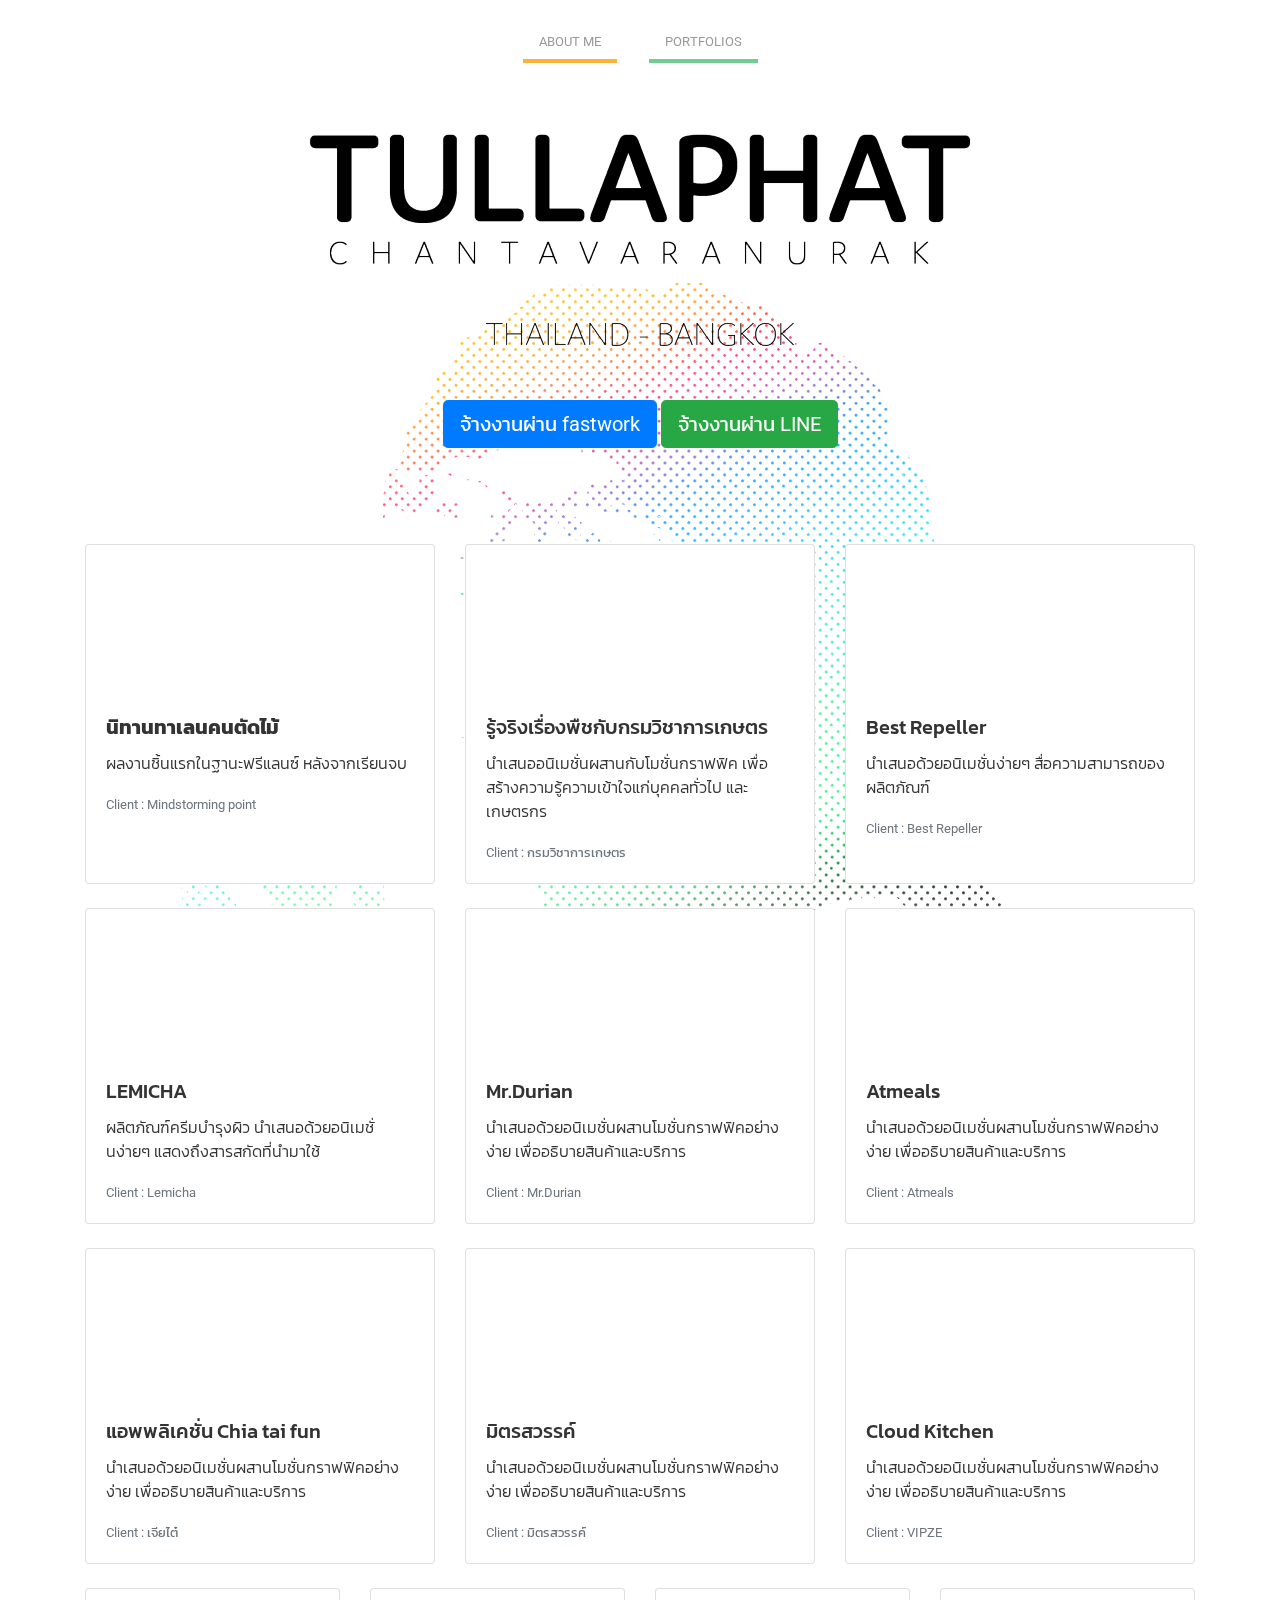
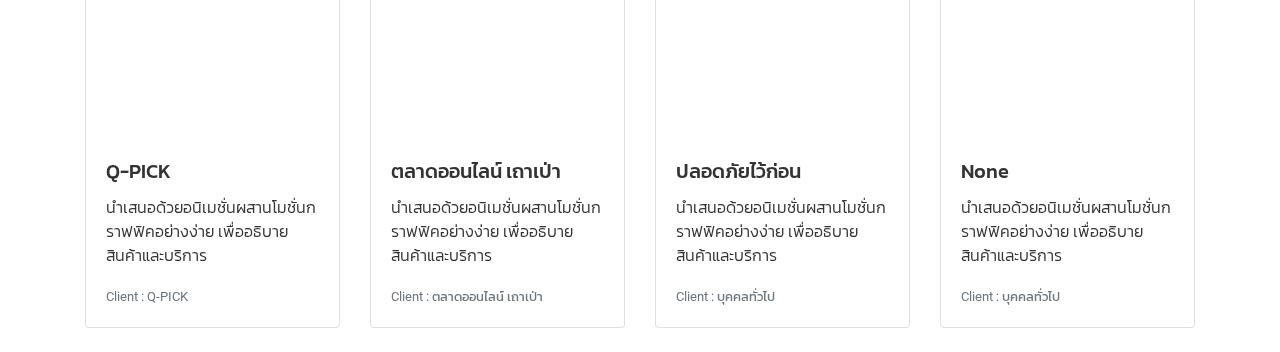
<file: index.html>
<!doctype html>
<html lang="en">

<head>
    <!-- Required meta tags -->
    <meta charset="utf-8">
    <meta name="viewport" content="width=device-width, initial-scale=1, shrink-to-fit=no">

    <!-- Bootstrap CSS -->
    <link rel="stylesheet" href="https://stackpath.bootstrapcdn.com/bootstrap/4.4.1/css/bootstrap.min.css"
        integrity="sha384-Vkoo8x4CGsO3+Hhxv8T/Q5PaXtkKtu6ug5TOeNV6gBiFeWPGFN9MuhOf23Q9Ifjh" crossorigin="anonymous">
    <link rel="stylesheet" href="https://cdnjs.cloudflare.com/ajax/libs/animate.css/3.7.2/animate.min.css">
    <link rel="stylesheet" href="css/main.css">

    <title>Tullaphat's World</title>
</head>

<body>

    <div class="container">
        <div class="header mb-5 pb-5">
            <ul class="nav justify-content-center" >
                <li class="nav-item menu-button -aboutme animated fadeInDown"><a class="nav-link link text-center"
                        href="#aboutme">ABOUT ME</a></li>
                <li class="nav-item menu-button -education animated fadeInDown"><a class="nav-link link text-center"
                        href="#education" hidden>EDUCATION</a></li>
                <li class="nav-item menu-button -activities animated fadeInDown"><a class="nav-link link text-center"
                        href="#activities" hidden>ACTIVITIES</a></li>
                <li class="nav-item menu-button -skills animated fadeInDown"><a class="nav-link link text-center"
                        href="#activities" hidden>SKILLS</a></li>
                <li class="nav-item menu-button -portfolios animated fadeInDown"><a class="nav-link link text-center"
                        href="#portfolios">PORTFOLIOS</a></li>
            </ul>
            <div class="text-center cover"><img src="images/background.png" class="img-fluid animated fadeIn"
                    alt="Cover"></div>
            <div class="text-center my-5"><img src="images/name.png" class="img-fluid animated bounceIn"
                    alt="Tullaphat Chantavaranurak"></div>

                    <div class="text-center">
                        <a class="btn btn-primary btn-lg" href="https://fastwork.co/user/tullaphat/3d-animation-49876435" role="button">จ้างงานผ่าน fastwork</a>
                        <a class="btn btn-success btn-lg" href="https://line.me/ti/p/@460ikfwf" role="button">จ้างงานผ่าน LINE</a>
                    </div>
        </div>
        <div class="content">
            <div class="card-deck my-4">
                <div class="card">
                <iframe class="card-img-top" src="https://www.youtube.com/embed/8h1EunBBnVo?list=PLuASplKKZCnMEzsHCp8ROfVI9-Or1J8sy" frameborder="0" allow="accelerometer; autoplay; encrypted-media; gyroscope; picture-in-picture" allowfullscreen></iframe>
                  <div class="card-body">
                    <h5 class="card-title"><strong>นิทานทาเลนคนตัดไม้</strong></h5>
                    <p class="card-text">ผลงานชิ้นแรกในฐานะฟรีแลนซ์ หลังจากเรียนจบ</p>
                    <p class="card-text"><small class="text-muted">Client : 
                      Mindstorming point</small></p>
                  </div>
                </div>
                <div class="card">
                    <iframe class="card-img-top" src="https://www.youtube.com/embed/E63WkzjKERw" frameborder="0" allow="accelerometer; autoplay; encrypted-media; gyroscope; picture-in-picture" allowfullscreen></iframe>
                  <div class="card-body">
                    <h5 class="card-title">รู้จริงเรื่องพืชกับกรมวิชาการเกษตร</h5>
                    <p class="card-text">นำเสนออนิเมชั่นผสานกับโมชั่นกราฟฟิค เพื่อสร้างความรู้ความเข้าใจแก่บุคคลทั่วไป และ เกษตรกร</p>
                    <p class="card-text"><small class="text-muted">Client : กรมวิชาการเกษตร</small></p>
                  </div>
                </div>
                <div class="card">
                    <iframe class="card-img-top" src="https://www.youtube.com/embed/gffQ4lcwM58" frameborder="0" allow="accelerometer; autoplay; encrypted-media; gyroscope; picture-in-picture" allowfullscreen></iframe>
                  <div class="card-body">
                    <h5 class="card-title">Best Repeller</h5>
                    <p class="card-text">นำเสนอด้วยอนิเมชั่นง่ายๆ สื่อความสามารถของผลิตภัณฑ์</p>
                    <p class="card-text"><small class="text-muted">Client : Best Repeller</small></p>
                  </div>
                </div>
              </div>

              <div class="card-deck my-4">
                <div class="card">
                <iframe class="card-img-top" src="https://www.youtube.com/embed/NvRR1_rsKk4" frameborder="0" allow="accelerometer; autoplay; encrypted-media; gyroscope; picture-in-picture" allowfullscreen></iframe>
                  <div class="card-body">
                    <h5 class="card-title">LEMICHA</h5>
                    <p class="card-text">ผลิตภัณฑ์ครีมบำรุงผิว นำเสนอด้วยอนิเมชั่นง่ายๆ แสดงถึงสารสกัดที่นำมาใช้</p>
                    <p class="card-text"><small class="text-muted">Client : Lemicha</small></p>
                  </div>
                </div>
                <div class="card">
                    <iframe class="card-img-top" src="https://www.youtube.com/embed/cZeWZqTLM3g" frameborder="0" allow="accelerometer; autoplay; encrypted-media; gyroscope; picture-in-picture" allowfullscreen></iframe>
                  <div class="card-body">
                    <h5 class="card-title">Mr.Durian</h5>
                    <p class="card-text">นำเสนอด้วยอนิเมชั่นผสานโมชั่นกราฟฟิคอย่างง่าย เพื่ออธิบายสินค้าและบริการ</p>
                    <p class="card-text"><small class="text-muted">Client : Mr.Durian</small></p>
                  </div>
                </div>
                <div class="card">
                    <iframe class="card-img-top" src="https://www.youtube.com/embed/LwvQuhJi6zs" frameborder="0" allow="accelerometer; autoplay; encrypted-media; gyroscope; picture-in-picture" allowfullscreen></iframe>
                  <div class="card-body">
                    <h5 class="card-title">Atmeals</h5>
                    <p class="card-text">นำเสนอด้วยอนิเมชั่นผสานโมชั่นกราฟฟิคอย่างง่าย เพื่ออธิบายสินค้าและบริการ</p>
                    <p class="card-text"><small class="text-muted">Client : Atmeals</small></p>
                  </div>
                </div>
              </div>

              <div class="card-deck my-4">
                <div class="card">
                <iframe class="card-img-top" src="https://www.youtube.com/embed/LLUz4qDr2xU" frameborder="0" allow="accelerometer; autoplay; encrypted-media; gyroscope; picture-in-picture" allowfullscreen></iframe>
                  <div class="card-body">
                    <h5 class="card-title">แอพพลิเคชั่น Chia tai fun</h5>
                    <p class="card-text">นำเสนอด้วยอนิเมชั่นผสานโมชั่นกราฟฟิคอย่างง่าย เพื่ออธิบายสินค้าและบริการ</p>
                    <p class="card-text"><small class="text-muted">Client : เจียไต๋</small></p>
                  </div>
                </div>
                <div class="card">
                    <iframe class="card-img-top" src="https://www.youtube.com/embed/DWE5x1RnDik" frameborder="0" allow="accelerometer; autoplay; encrypted-media; gyroscope; picture-in-picture" allowfullscreen></iframe>
                  <div class="card-body">
                    <h5 class="card-title">มิตรสวรรค์</h5>
                    <p class="card-text">นำเสนอด้วยอนิเมชั่นผสานโมชั่นกราฟฟิคอย่างง่าย เพื่ออธิบายสินค้าและบริการ</p>
                    <p class="card-text"><small class="text-muted">Client : มิตรสวรรค์</small></p>
                  </div>
                </div>
                <div class="card">
                    <iframe class="card-img-top" src="https://www.youtube.com/embed/3A2JdNOjhFw" frameborder="0" allow="accelerometer; autoplay; encrypted-media; gyroscope; picture-in-picture" allowfullscreen></iframe>
                  <div class="card-body">
                    <h5 class="card-title">Cloud Kitchen</h5>
                    <p class="card-text">นำเสนอด้วยอนิเมชั่นผสานโมชั่นกราฟฟิคอย่างง่าย เพื่ออธิบายสินค้าและบริการ</p>
                    <p class="card-text"><small class="text-muted">Client : VIPZE</small></p>
                  </div>
                </div>
              </div>

              <div class="card-deck my-4">
                <div class="card">
                <iframe class="card-img-top" src="https://www.youtube.com/embed/TPMtCSj4isE" frameborder="0" allow="accelerometer; autoplay; encrypted-media; gyroscope; picture-in-picture" allowfullscreen></iframe>
                  <div class="card-body">
                    <h5 class="card-title">Q-PICK</h5>
                    <p class="card-text">นำเสนอด้วยอนิเมชั่นผสานโมชั่นกราฟฟิคอย่างง่าย เพื่ออธิบายสินค้าและบริการ</p>
                    <p class="card-text"><small class="text-muted">Client : Q-PICK</small></p>
                  </div>
                </div>
                <div class="card">
                    <iframe class="card-img-top" src="https://www.youtube.com/embed/vdDHkHdVvJ4" frameborder="0" allow="accelerometer; autoplay; encrypted-media; gyroscope; picture-in-picture" allowfullscreen></iframe>
                  <div class="card-body">
                    <h5 class="card-title">ตลาดออนไลน์ เถาเป่า</h5>
                    <p class="card-text">นำเสนอด้วยอนิเมชั่นผสานโมชั่นกราฟฟิคอย่างง่าย เพื่ออธิบายสินค้าและบริการ</p>
                    <p class="card-text"><small class="text-muted">Client : ตลาดออนไลน์ เถาเป่า</small></p>
                  </div>
                </div>
                <div class="card">
                    <iframe class="card-img-top" src="https://www.youtube.com/embed/slRhpgvyLwk" frameborder="0" allow="accelerometer; autoplay; encrypted-media; gyroscope; picture-in-picture" allowfullscreen></iframe>
                  <div class="card-body">
                    <h5 class="card-title">ปลอดภัยไว้ก่อน</h5>
                    <p class="card-text">นำเสนอด้วยอนิเมชั่นผสานโมชั่นกราฟฟิคอย่างง่าย เพื่ออธิบายสินค้าและบริการ</p>
                    <p class="card-text"><small class="text-muted">Client : บุคคลทั่วไป</small></p>
                  </div>
                </div>
                  <div class="card">
                    <iframe class="card-img-top" src="https://www.youtube.com/embed/jhY-izGulVI" frameborder="0" allow="accelerometer; autoplay; encrypted-media; gyroscope; picture-in-picture" allowfullscreen></iframe>
                  <div class="card-body">
                    <h5 class="card-title">None</h5>
                    <p class="card-text">นำเสนอด้วยอนิเมชั่นผสานโมชั่นกราฟฟิคอย่างง่าย เพื่ออธิบายสินค้าและบริการ</p>
                    <p class="card-text"><small class="text-muted">Client : บุคคลทั่วไป</small></p>
                  </div>
                </div>
              </div>
        </div>
    </div>

    <!-- Optional JavaScript -->
    <!-- jQuery first, then Popper.js, then Bootstrap JS -->
    <script src="https://code.jquery.com/jquery-3.4.1.slim.min.js"
        integrity="sha384-J6qa4849blE2+poT4WnyKhv5vZF5SrPo0iEjwBvKU7imGFAV0wwj1yYfoRSJoZ+n" crossorigin="anonymous">
    </script>
    <script src="https://cdn.jsdelivr.net/npm/popper.js@1.16.0/dist/umd/popper.min.js"
        integrity="sha384-Q6E9RHvbIyZFJoft+2mJbHaEWldlvI9IOYy5n3zV9zzTtmI3UksdQRVvoxMfooAo" crossorigin="anonymous">
    </script>
    <script src="https://stackpath.bootstrapcdn.com/bootstrap/4.4.1/js/bootstrap.min.js"
        integrity="sha384-wfSDF2E50Y2D1uUdj0O3uMBJnjuUD4Ih7YwaYd1iqfktj0Uod8GCExl3Og8ifwB6" crossorigin="anonymous">
    </script>
</body>

</html>
</file>
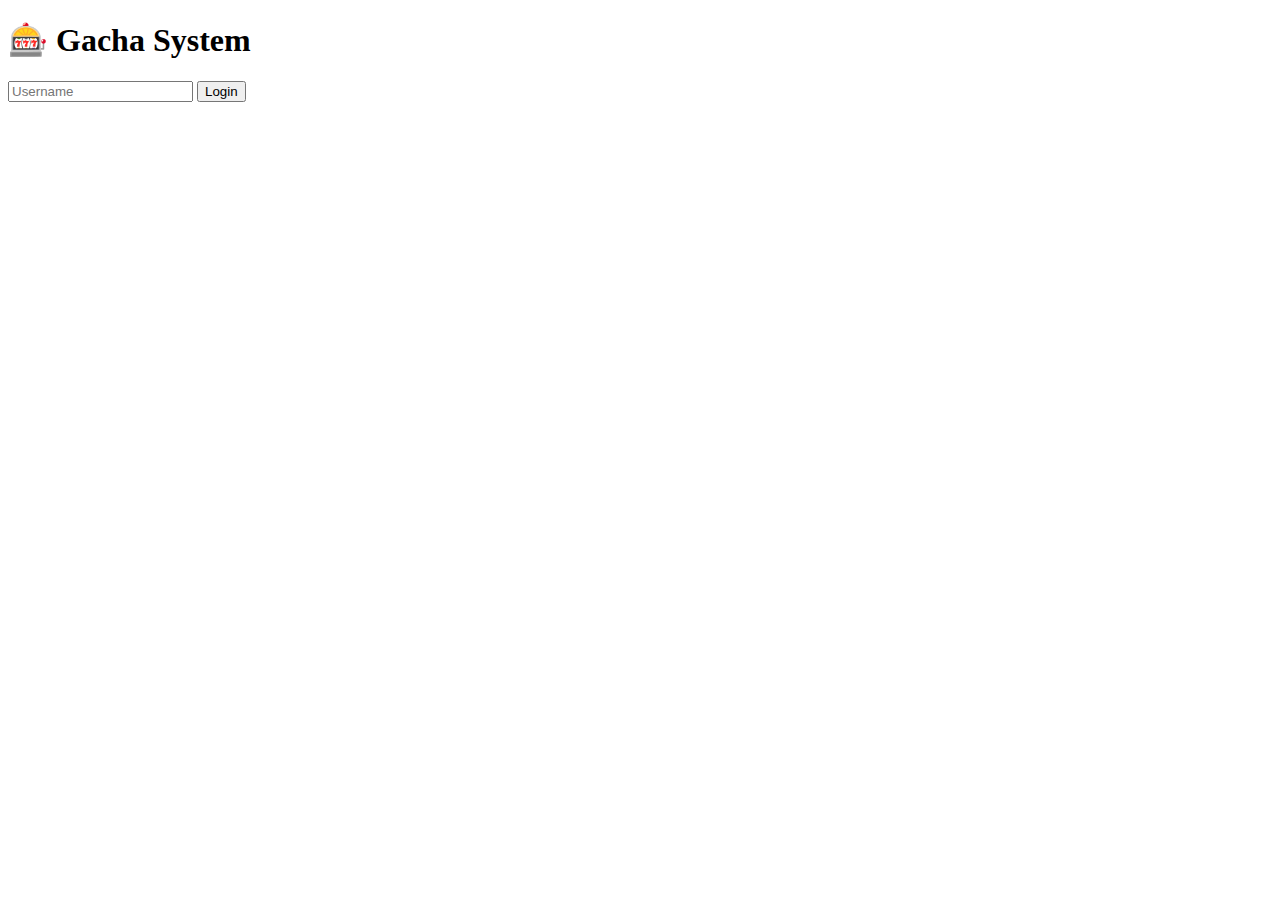
<file: frontend/index.html>
<!DOCTYPE html>
<html lang="en">
<head>
<meta charset="UTF-8">
<title>Gacha Login</title>
<link rel="stylesheet" href="css/style.css">
</head>
<body class="center">

<h1>🎰 Gacha System</h1>

<input id="username" placeholder="Username">
<button onclick="login()">Login</button>

<p id="error"></p>

<script>
const API = "http://gacha.rankongpor.com/api";

function login() {
  fetch(API + "/login.php", {
    method: "POST",
    body: new URLSearchParams({
      username: document.getElementById("username").value
    })
  })
  .then(r => r.ok ? r.json() : Promise.reject())
  .then(d => {
    localStorage.token = d.token;
    location.href = d.role === 'admin' ? 'admin.html' : 'user.html';
  })
  .catch(() => {
    document.getElementById("error").innerText = "Invalid username";
  });
}
</script>

</body>
</html>
</file>
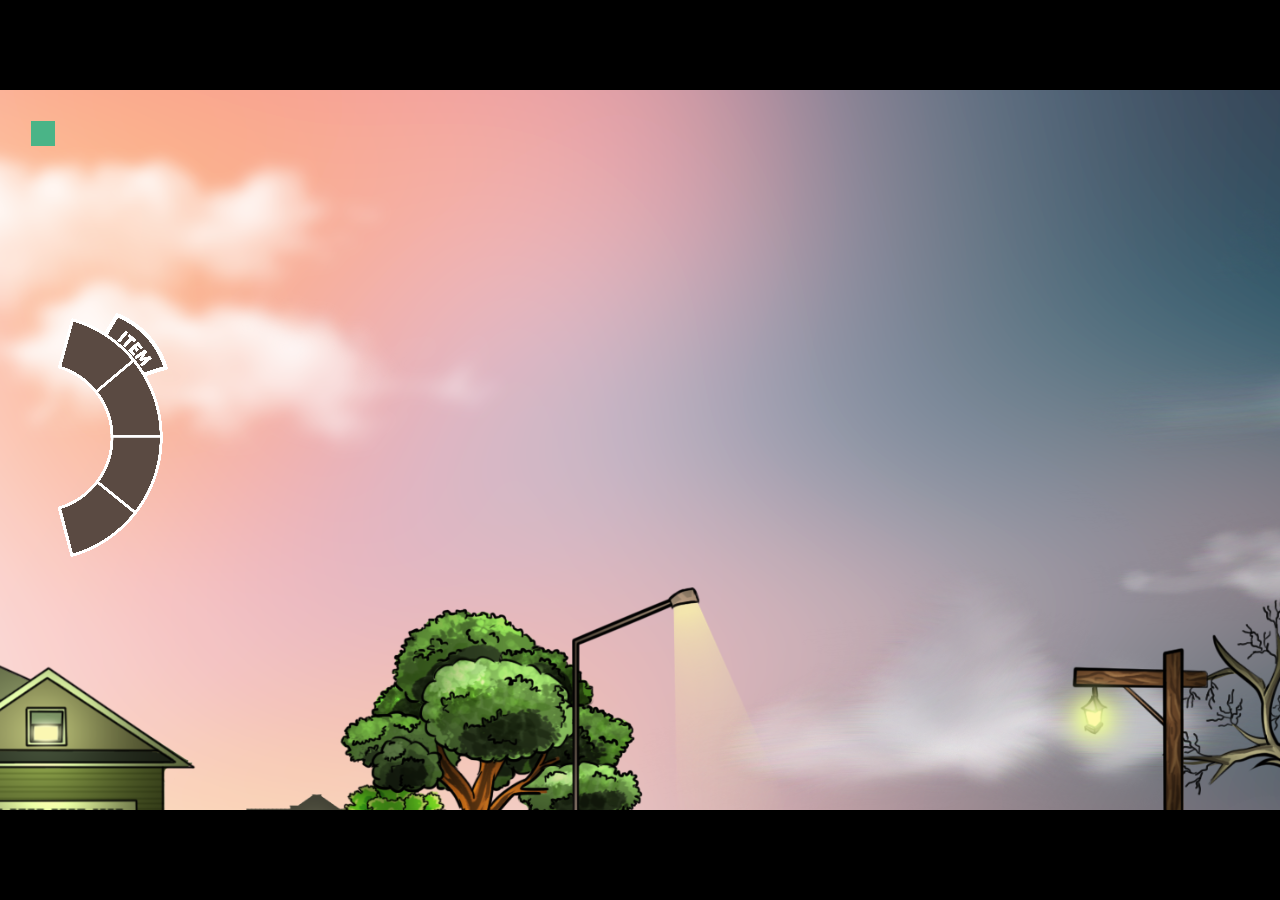
<file: preview/index.html>
﻿<!DOCTYPE html>
<html manifest="offline.appcache">
<head>
    <meta charset="UTF-8" />
	<meta http-equiv="X-UA-Compatible" content="IE=edge,chrome=1" />
	<title>Untitled-I  The Video Game</title>
	
	<!-- Standardised web app manifest -->
	<link rel="manifest" href="appmanifest.json" />
	
	<!-- Allow fullscreen mode on iOS devices. (These are Apple specific meta tags.) -->
	<meta name="viewport" content="width=device-width, initial-scale=1.0, maximum-scale=1.0, minimum-scale=1.0, user-scalable=no, minimal-ui" />
	<meta name="apple-mobile-web-app-capable" content="yes" />
	<meta name="apple-mobile-web-app-status-bar-style" content="black" />
	<link rel="apple-touch-icon" sizes="256x256" href="icon-256.png" />
	<meta name="HandheldFriendly" content="true" />
	
	<!-- Chrome for Android web app tags -->
	<meta name="mobile-web-app-capable" content="yes" />
	<link rel="shortcut icon" sizes="256x256" href="icon-256.png" />

    <!-- All margins and padding must be zero for the canvas to fill the screen. -->
	<style type="text/css">
		* {
			padding: 0;
			margin: 0;
		}
		html, body {
			background: #000;
			color: #fff;
			overflow: hidden;
			touch-action: none;
			-ms-touch-action: none;
		}
		canvas {
			touch-action-delay: none;
			touch-action: none;
			-ms-touch-action: none;
		}
    </style>
	

</head> 
 
<body> 
	<div id="fb-root"></div>
	
	<script>
	// Issue a warning if trying to preview an exported project on disk.
	(function(){
		// Check for running exported on file protocol
		if (window.location.protocol.substr(0, 4) === "file")
		{
			alert("Exported games won't work until you upload them. (When running on the file:/// protocol, browsers block many features from working for security reasons.)");
		}
	})();
	</script>
	
	<!-- The canvas must be inside a div called c2canvasdiv -->
	<div id="c2canvasdiv">
	
		<!-- The canvas the project will render to.  If you change its ID, don't forget to change the
		ID the runtime looks for in the jQuery events above (ready() and cr_sizeCanvas()). -->
		<canvas id="c2canvas" width="1920" height="1080">
			<!-- This text is displayed if the visitor's browser does not support HTML5.
			You can change it, but it is a good idea to link to a description of a browser
			and provide some links to download some popular HTML5-compatible browsers. -->
			<h1>Your browser does not appear to support HTML5.  Try upgrading your browser to the latest version.  <a href="http://www.whatbrowser.org">What is a browser?</a>
			<br/><br/><a href="http://www.microsoft.com/windows/internet-explorer/default.aspx">Microsoft Internet Explorer</a><br/>
			<a href="http://www.mozilla.com/firefox/">Mozilla Firefox</a><br/>
			<a href="http://www.google.com/chrome/">Google Chrome</a><br/>
			<a href="http://www.apple.com/safari/download/">Apple Safari</a><br/>
			<a href="http://www.google.com/chromeframe">Google Chrome Frame for Internet Explorer</a><br/></h1>
		</canvas>
		
	</div>
	
	<!-- Pages load faster with scripts at the bottom -->
	
	<!-- Construct 2 exported games require jQuery. -->
	<script src="jquery-2.1.1.min.js"></script>


	
    <!-- The runtime script.  You can rename it, but don't forget to rename the reference here as well.
    This file will have been minified and obfuscated if you enabled "Minify script" during export. -->
	<script src="c2runtime.js"></script>

    <script>
		// Start the Construct 2 project running on window load.
		jQuery(document).ready(function ()
		{			
			// Create new runtime using the c2canvas
			cr_createRuntime("c2canvas");
		});
		
		// Pause and resume on page becoming visible/invisible
		function onVisibilityChanged() {
			if (document.hidden || document.mozHidden || document.webkitHidden || document.msHidden)
				cr_setSuspended(true);
			else
				cr_setSuspended(false);
		};
		
		document.addEventListener("visibilitychange", onVisibilityChanged, false);
		document.addEventListener("mozvisibilitychange", onVisibilityChanged, false);
		document.addEventListener("webkitvisibilitychange", onVisibilityChanged, false);
		document.addEventListener("msvisibilitychange", onVisibilityChanged, false);
		
		if (navigator.serviceWorker && navigator.serviceWorker.register)
		{
			// Register an empty service worker to trigger web app install banners.
			navigator.serviceWorker.register("sw.js", { scope: "./" });
		}
    </script>
</body> 
</html>
</file>
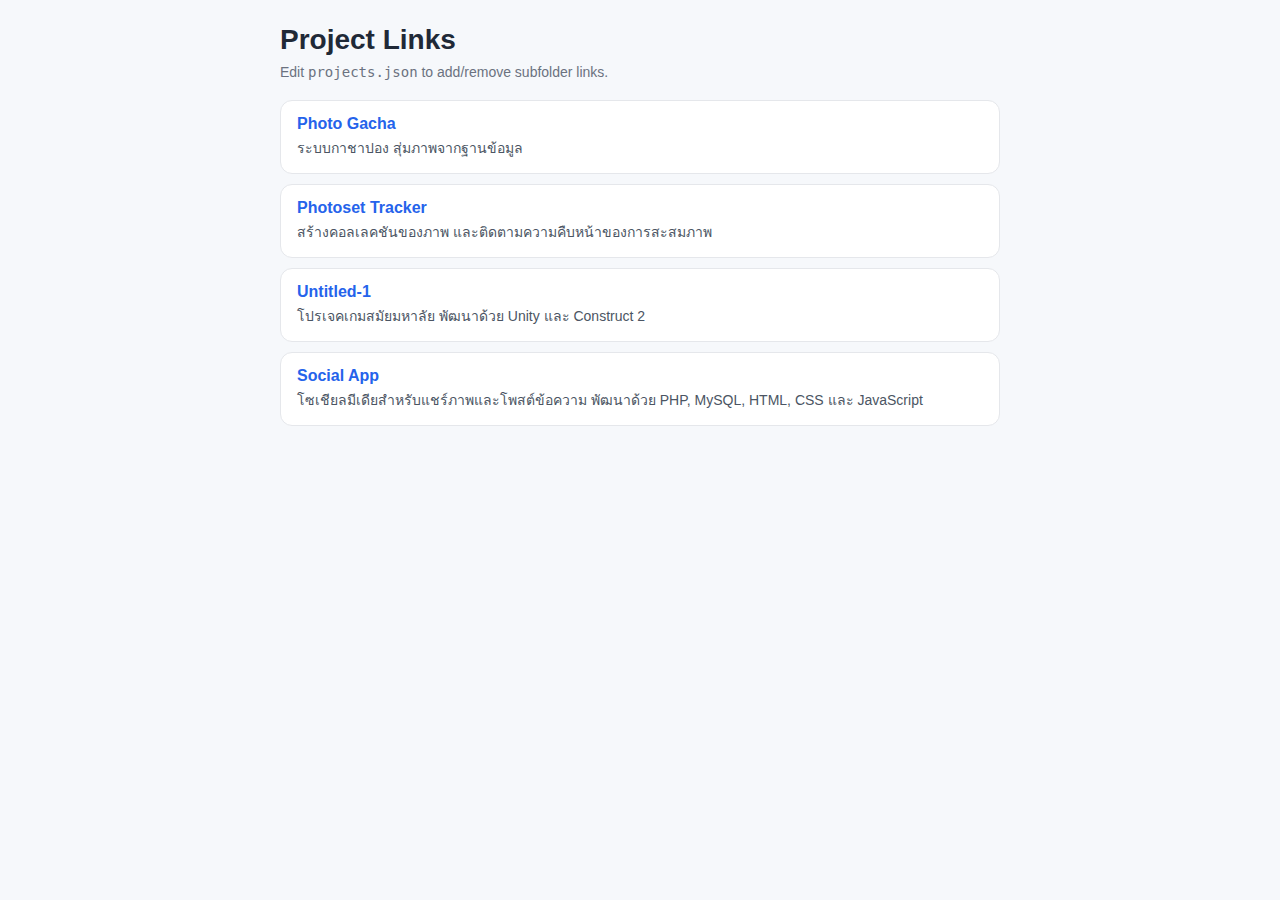
<file: project/index.html>
<!DOCTYPE html>
<html lang="en">
<head>
  <meta charset="UTF-8" />
  <meta name="viewport" content="width=device-width, initial-scale=1.0" />
  <title>Project Index</title>
  <style>
    body {
      font-family: Arial, sans-serif;
      background: #f6f8fb;
      color: #1f2937;
      margin: 0;
      padding: 24px;
    }

    .wrap {
      max-width: 720px;
      margin: 0 auto;
    }

    h1 {
      margin: 0 0 8px;
      font-size: 28px;
    }

    .hint {
      margin: 0 0 20px;
      color: #6b7280;
      font-size: 14px;
    }

    .card {
      background: #fff;
      border: 1px solid #e5e7eb;
      border-radius: 12px;
      padding: 14px 16px;
      margin-bottom: 10px;
      display: block;
      text-decoration: none;
      color: inherit;
      transition: border-color 0.15s ease, box-shadow 0.15s ease;
    }

    .card:hover {
      border-color: #93c5fd;
      box-shadow: 0 4px 14px rgba(37, 99, 235, 0.08);
    }

    .name {
        color: #2563eb;
      font-weight: 600;
    }

    .path {
      color: #6b7280;
      font-size: 13px;
    }

    .desc {
      color: #4b5563;
      font-size: 14px;
      margin-top: 4px;
    }

    .empty {
      color: #6b7280;
      background: #fff;
      border: 1px dashed #d1d5db;
      border-radius: 12px;
      padding: 16px;
    }
  </style>
</head>
<body>
  <div class="wrap">
    <h1>Project Links</h1>
    <p class="hint">Edit <code>projects.json</code> to add/remove subfolder links.</p>
    <div id="list"></div>
  </div>

  <script>
    fetch('./projects.json')
      .then(r => {
        if (!r.ok) throw new Error('Cannot load projects.json');
        return r.json();
      })
      .then(items => {
        const list = document.getElementById('list');

        if (!Array.isArray(items) || items.length === 0) {
          list.innerHTML = '<div class="empty">No projects yet. Add items in projects.json</div>';
          return;
        }

        list.innerHTML = items.map(item => {
          const name = item.name || item.path;
          const description = item.description || '';
          const path = String(item.path || '').replace(/^\/+|\/+$/g, '');
          const href = path ? `./${path}/` : '#';

          return `
            <a class="card" href="${href}">
              <div class="name">${name}</div>
              ${description ? `<div class="desc">${description}</div>` : ''}
            </a>
          `;
        }).join('');
      })
      .catch(err => {
        document.getElementById('list').innerHTML = `<div class="empty">${err.message}</div>`;
      });
  </script>
</body>
</html>
</file>
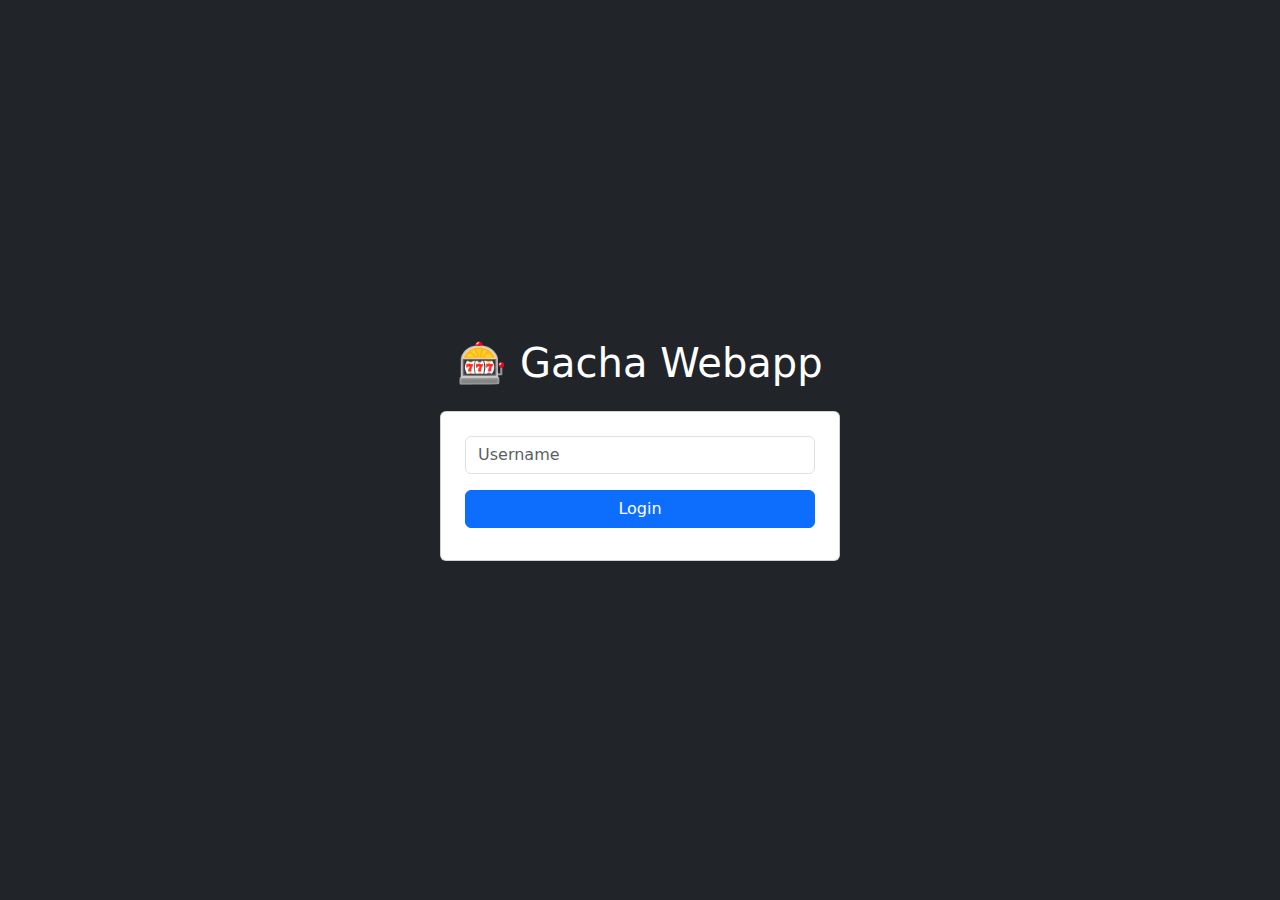
<file: micro/gacha/index.html>
<!DOCTYPE html>
<html lang="en">
<head>
<meta charset="UTF-8">
<title>Gacha Login</title>
<meta name="viewport" content="width=device-width, initial-scale=1">

<link href="https://cdn.jsdelivr.net/npm/bootstrap@5.3.3/dist/css/bootstrap.min.css" rel="stylesheet">
<link href="css/style.css" rel="stylesheet">
</head>

<body class="bg-dark text-white d-flex align-items-center vh-100">

<div class="container text-center">
  <h1 class="mb-4">🎰 Gacha Webapp</h1>

  <div class="card p-4 mx-auto" style="max-width:400px;">
    <input id="username" class="form-control mb-3" placeholder="Username">
    <button class="btn btn-primary w-100" onclick="login()">Login</button>
    <div id="error" class="text-danger mt-2"></div>
  </div>
</div>

<script src="js/app.js"></script>
</body>
</html>
</file>
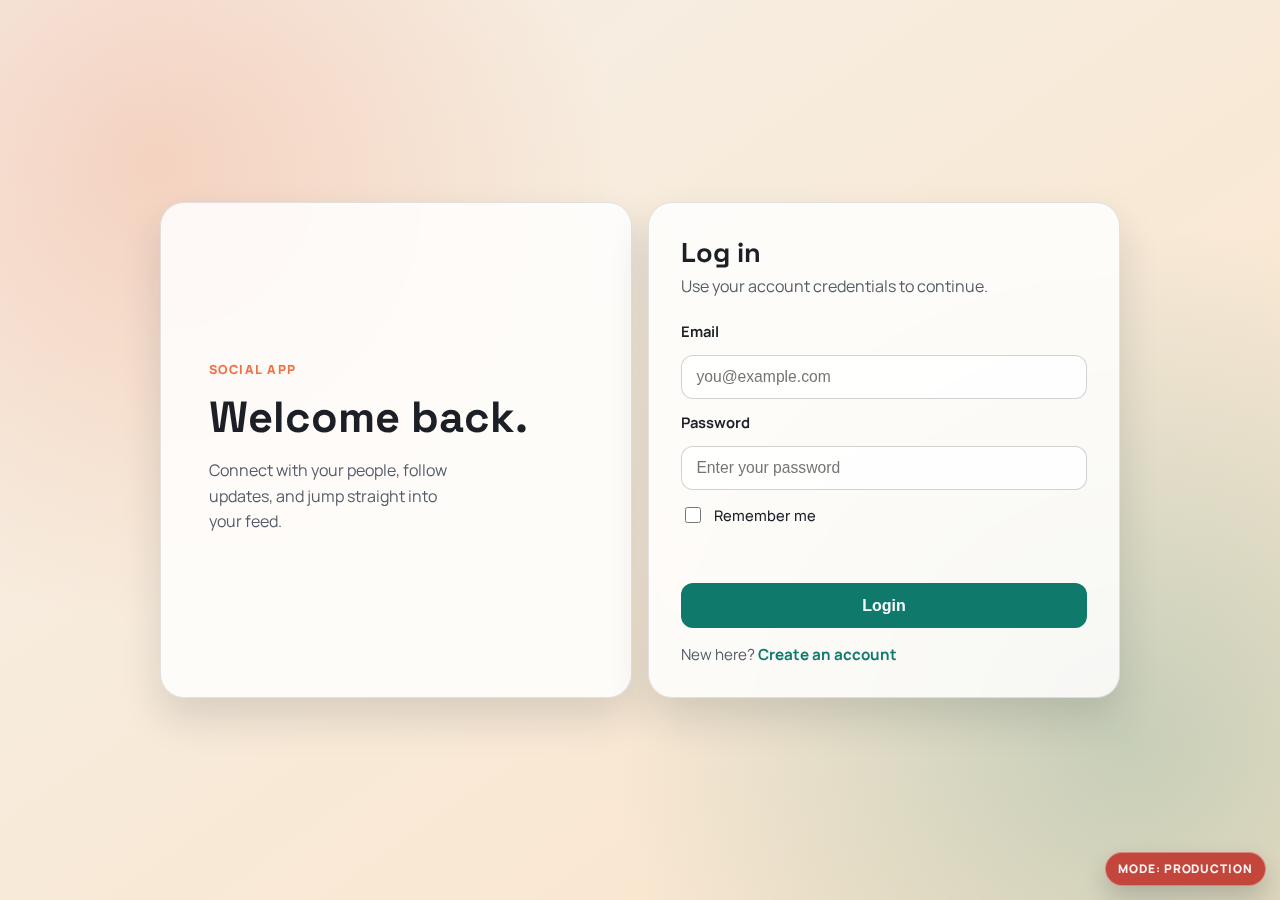
<file: project/social-app/index.html>
<!doctype html>
<html lang="en">
  <head>
    <meta charset="UTF-8" />
    <meta name="viewport" content="width=device-width, initial-scale=1.0" />
    <title>Social App | Login</title>
    <link rel="preconnect" href="https://fonts.googleapis.com" />
    <link rel="preconnect" href="https://fonts.gstatic.com" crossorigin />
    <link
      href="https://fonts.googleapis.com/css2?family=Manrope:wght@400;500;700;800&family=Space+Grotesk:wght@500;700&display=swap"
      rel="stylesheet"
    />
    <link rel="stylesheet" href="assets/css/auth-page.css" />
  </head>
  <body class="auth-body auth-body-login">
    <main class="auth-shell">
      <section class="auth-panel auth-panel-brand" aria-label="Brand intro">
        <p class="brand-kicker">Social App</p>
        <h1>Welcome back.</h1>
        <p class="brand-copy">
          Connect with your people, follow updates, and jump straight into your feed.
        </p>
      </section>

      <section class="auth-panel auth-panel-form" aria-label="Login form">
        <div class="form-header">
          <h2>Log in</h2>
          <p>Use your account credentials to continue.</p>
        </div>

        <form id="login-form" novalidate>
          <label for="login-email">Email</label>
          <input
            id="login-email"
            name="email"
            type="email"
            autocomplete="email"
            placeholder="you@example.com"
            required
          />

          <label for="login-password">Password</label>
          <input
            id="login-password"
            name="password"
            type="password"
            autocomplete="current-password"
            placeholder="Enter your password"
            required
            minlength="8"
          />

          <label class="checkbox-row" for="remember-me">
            <input id="remember-me" name="rememberMe" type="checkbox" />
            <span>Remember me</span>
          </label>

          <p class="form-message" id="login-message" role="status" aria-live="polite"></p>

          <button type="submit" class="btn-primary">Login</button>
        </form>

        <p class="switch-link">
          New here?
          <a href="register.html">Create an account</a>
        </p>
      </section>
    </main>

    <script src="assets/js/app-config.js"></script>
    <script src="assets/js/auth.js"></script>
  </body>
</html>
</file>
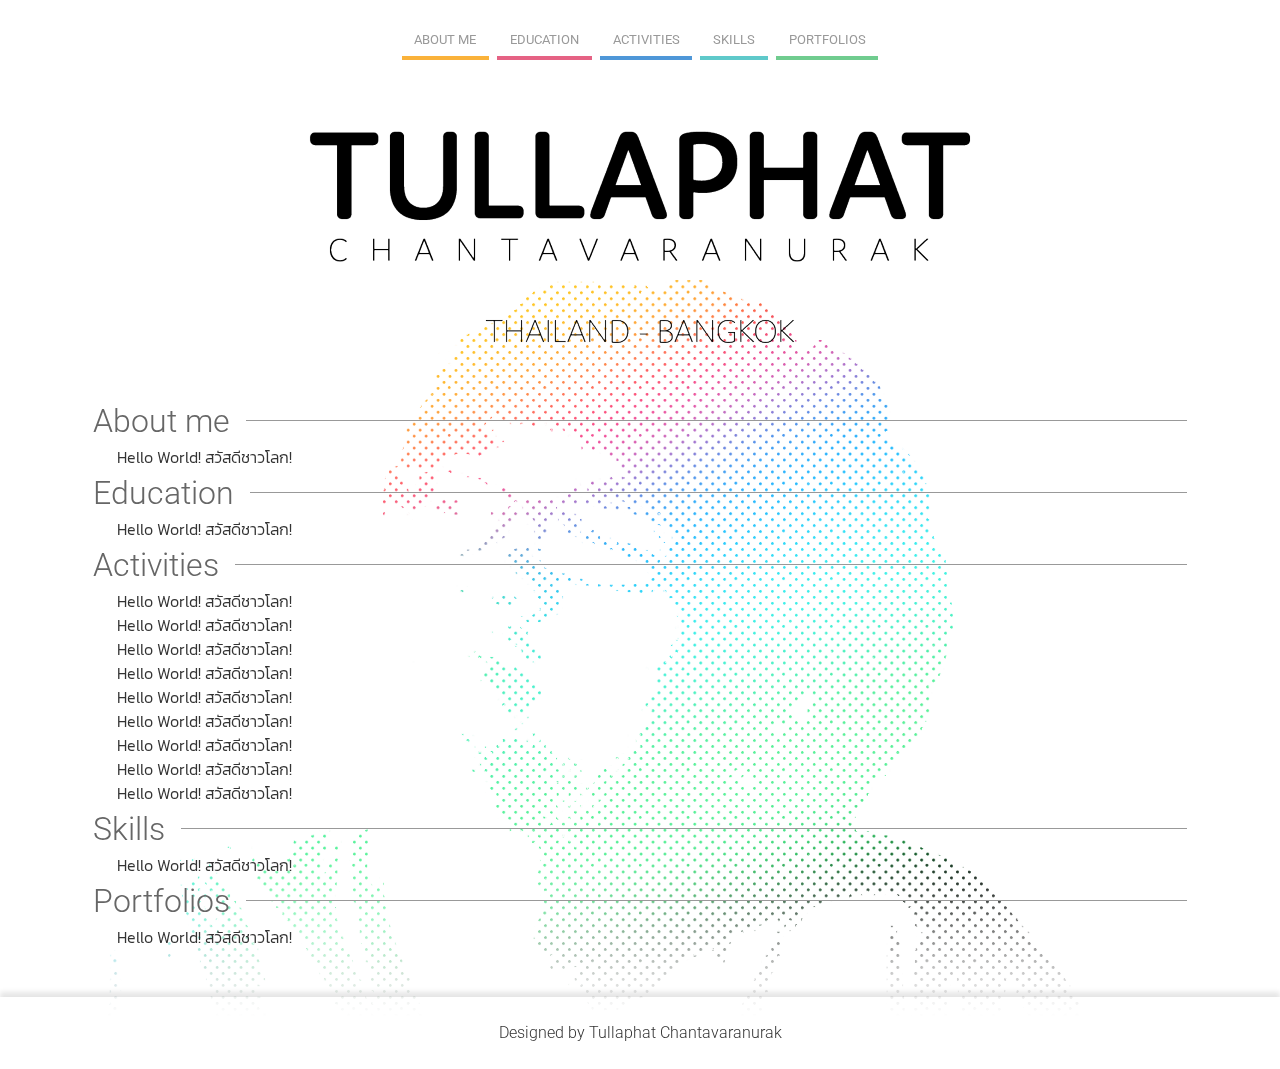
<file: recent versions/1.0/index.html>
<!doctype html>
<html class="no-js">

<head>
  <meta charset="utf-8">
  <meta name="description" content="">
  <meta name="viewport" content="width=device-width,initial-scale=1">
  <title>web</title>
  <link rel="apple-touch-icon" href="apple-touch-icon.png">
  <link rel="stylesheet" href="styles/vendor.css">
  <link rel="stylesheet" href="styles/main.css">
  <script src="scripts/vendor/modernizr.js"></script>
</head>

<body>
  <!--[if IE]><p class="browserupgrade">You are using an <strong>outdated</strong> browser. Please <a href="http://browsehappy.com/">upgrade your browser</a> to improve your experience.</p><![endif]-->
  <div class="container mb-5">
    <div class="header">
      <ul class="nav justify-content-center">
        <li class="nav-item menu-button -aboutme animated fadeInDown"><a class="nav-link link text-center" href="#aboutme"><i class="fa fa-user hidden-md-up" aria-hidden="true"></i> <span class="hidden-sm-down">ABOUT</span> ME</a></li>
        <li class="nav-item menu-button -education animated fadeInDown"><a class="nav-link link text-center" href="#education"><i class="fa fa-graduation-cap hidden-md-up" aria-hidden="true"></i> EDU<span class="hidden-sm-down">CATION</span></a></li>
        <li class="nav-item menu-button -activities animated fadeInDown"><a class="nav-link link text-center" href="#activities"><i class="fa fa-trophy hidden-md-up" aria-hidden="true"></i> ACT<span class="hidden-sm-down">IVITIES</span></a></li>
        <li class="nav-item menu-button -skills animated fadeInDown"><a class="nav-link link text-center" href="#activities"><i class="fa fa-tasks hidden-md-up" aria-hidden="true"></i> SKILLS</a></li>
        <li class="nav-item menu-button -portfolios animated fadeInDown"><a class="nav-link link text-center" href="#portfolios"><i class="fa fa-lightbulb-o hidden-md-up" aria-hidden="true"></i> PORT<span class="hidden-sm-down">FOLIOS</span></a></li>
      </ul>
      <div class="text-center cover"><img src="images/background.png" class="img-fluid animated fadeIn" alt="Cover"></div>
      <div class="text-center my-5"><img src="images/name.png" class="img-fluid animated bounceIn" alt="Tullaphat Chantavaranurak"></div>
    </div>
    <div class="body">
      <div class="row">
        <div class="col aboutme" id="aboutme">
          <div class="title animated fadeInRight">About me</div>
          <div class="content animated fadeIn">Hello World! สวัสดีชาวโลก!</div>
        </div>
      </div>
      <div class="row">
        <div class="col education" id="education">
          <div class="title animated fadeInRight">Education</div>
          <div class="content animated fadeIn">Hello World! สวัสดีชาวโลก!</div>
        </div>
      </div>
      <div class="row">
        <div class="col activities" id="activities">
          <div class="title animated fadeInRight">Activities</div>
          <div class="content animated fadeIn">Hello World! สวัสดีชาวโลก!<br>Hello World! สวัสดีชาวโลก!<br>Hello World! สวัสดีชาวโลก!<br>Hello World! สวัสดีชาวโลก!<br>Hello World! สวัสดีชาวโลก!<br>Hello World! สวัสดีชาวโลก!<br>Hello World!
            สวัสดีชาวโลก!<br>Hello World! สวัสดีชาวโลก!<br>Hello World! สวัสดีชาวโลก!<br></div>
        </div>
      </div>
      <div class="row">
        <div class="col skills" id="skills">
          <div class="title animated fadeInRight">Skills</div>
          <div class="content animated fadeIn">Hello World! สวัสดีชาวโลก!</div>
        </div>
      </div>
      <div class="row">
        <div class="col portfolios" id="portfolios">
          <div class="title animated fadeInRight">Portfolios</div>
          <div class="content animated fadeIn">Hello World! สวัสดีชาวโลก!</div>
        </div>
      </div>
    </div>
  </div>
  <footer>
    <div class="text-center py-4">Designed by Tullaphat Chantavaranurak</div>
  </footer>
  <script>
    ! function(e, t, a, n, c, o) {
      e.GoogleAnalyticsObject = n, e[n] || (e[n] = function() {
        (e[n].q = e[n].q || []).push(arguments)
      }), e[n].l = +new Date, c = t.createElement(a), o = t.getElementsByTagName(a)[0], c.src = "https://www.google-analytics.com/analytics.js", o.parentNode.insertBefore(c, o)
    }(window, document, "script", "ga"), ga("create", "UA-XXXXX-X"), ga("send", "pageview")
  </script>
  <script src="scripts/vendor.js"></script>
  <script src="scripts/main.js"></script>
</body>

</html>
</file>
<file: css/main.css>
@import url("https://fonts.googleapis.com/css2?family=Roboto");
@import url("https://fonts.googleapis.com/css2?family=Kanit:wght@200;300;400&display=swap");
body {
  background: #fff;
  font-family: 'Roboto','Kanit','sans-serif';
  color: #333;
}

.cover {
  z-index: -1;
  position: fixed;
  left: 0;
  right: 0;
  margin-left: auto;
  margin-right: auto;
  width: auto;
}

.menu-button {
  -webkit-transition: .2s;
  transition: .2s;
  font-size: .8rem;
  margin: 0 .25rem;
  padding-top: 1.5rem;
  border-bottom: 4px solid;
}

.menu-button > .link {
  color: #999;
}

.menu-button.-aboutme {
  border-color: #fab23a;
}

.menu-button.-aboutme:hover {
  -webkit-transition: .2s;
  transition: .2s;
  padding-top: 1rem;
}

.menu-button.-education {
  border-color: #e56284;
  -webkit-animation-delay: .2s;
          animation-delay: .2s;
}

.menu-button.-education:hover {
  -webkit-transition: .2s;
  transition: .2s;
  padding-top: 1rem;
}

.menu-button.-activities {
  border-color: #4e97d8;
  -webkit-animation-delay: .4s;
          animation-delay: .4s;
}

.menu-button.-activities:hover {
  -webkit-transition: .2s;
  transition: .2s;
  padding-top: 1rem;
}

.menu-button.-skills {
  border-color: #5fc9ca;
  -webkit-animation-delay: .6s;
          animation-delay: .6s;
}

.menu-button.-skills:hover {
  -webkit-transition: .2s;
  transition: .2s;
  padding-top: 1rem;
}

.menu-button.-portfolios {
  border-color: #70cc8f;
  -webkit-animation-delay: .8s;
          animation-delay: .8s;
}

.menu-button.-portfolios:hover {
  -webkit-transition: .2s;
  transition: .2s;
  padding-top: 1rem;
}

.content {
  font-family: 'Kanit';
}

.card-text {
  font-weight: 300;
}

.card-text > .text-muted {
  font-family: 'Roboto','Kanit';
}
/*# sourceMappingURL=main.css.map */
</file>
<file: frontend/css/style.css>
.grid {
  display:grid;
  grid-template-columns:repeat(auto-fill,120px);
  gap:10px;
}
.card img {
  width:100%;
  border-radius:8px;
}
.R { border:2px solid gray; }
.SR { border:2px solid blue; }
.SSR { border:2px solid gold; }

.rarity {
  font-weight:bold;
  text-align:center;
}

.hidden { display:none; }

#gachaOverlay {
  position:fixed;
  inset:0;
  background:rgba(0,0,0,0.9);
  display:flex;
  flex-direction:column;
  align-items:center;
  justify-content:center;
  z-index:999;
}

#gachaCircle {
  width:200px;
  height:200px;
  border-radius:50%;
  border:8px solid white;
  animation: spin 1s linear infinite;
}

@keyframes spin {
  to { transform: rotate(360deg); }
}

#gachaResult {
  max-width:300px;
  opacity:0;
  transform:scale(0.7);
  transition:0.5s;
}

.show {
  opacity:1;
  transform:scale(1);
}

.SSR { border-color: gold; color: gold; }
.SR { border-color: dodgerblue; color: dodgerblue; }
.R { border-color: gray; color: gray; }
</file>
<file: micro/gacha/css/style.css>
body {
  font-family: system-ui, sans-serif;
}

#resultRarity.SSR { color: gold; }
#resultRarity.SR  { color: dodgerblue; }
#resultRarity.R   { color: gray; }

.gallery-item img {
  width: 100%;
  border-radius: 8px;
}

.gacha-overlay {
  position: fixed;
  inset: 0;
  background: rgba(0,0,0,.85);
  display: flex;
  align-items: center;
  justify-content: center;
  z-index: 9999;
}

.gacha-card {
  text-align: center;
}

#gachaImg {
  max-width: 300px;
  border-radius: 12px;
  box-shadow: 0 0 30px rgba(255,255,255,.3);
}

#gachaRarity {
  font-size: 2rem;
  font-weight: bold;
  margin-top: 10px;
}

.SSR { color: gold; text-shadow: 0 0 10px gold; }
.SR  { color: dodgerblue; }
.R   { color: gray; }
</file>
<file: project/social-app/assets/css/auth-page.css>
@import url("./common.css");
@import url("./auth.css");
</file>
